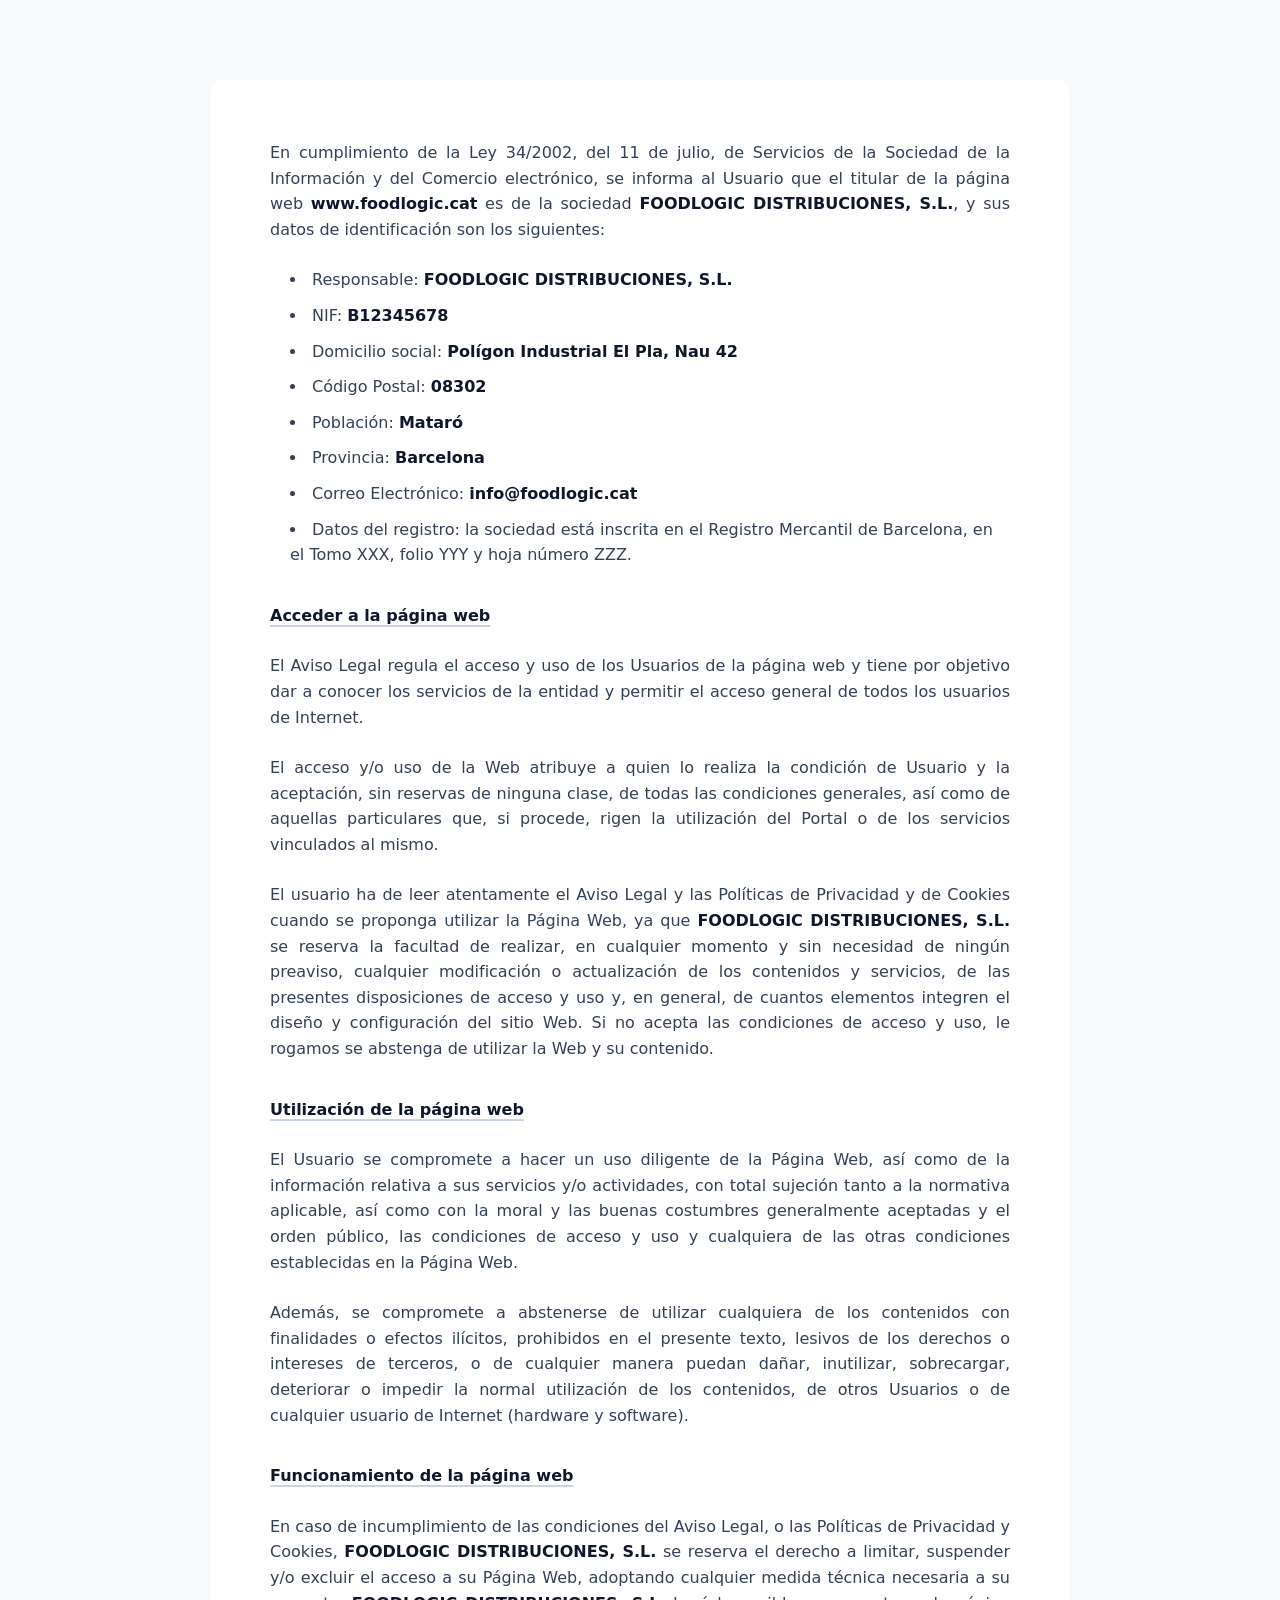
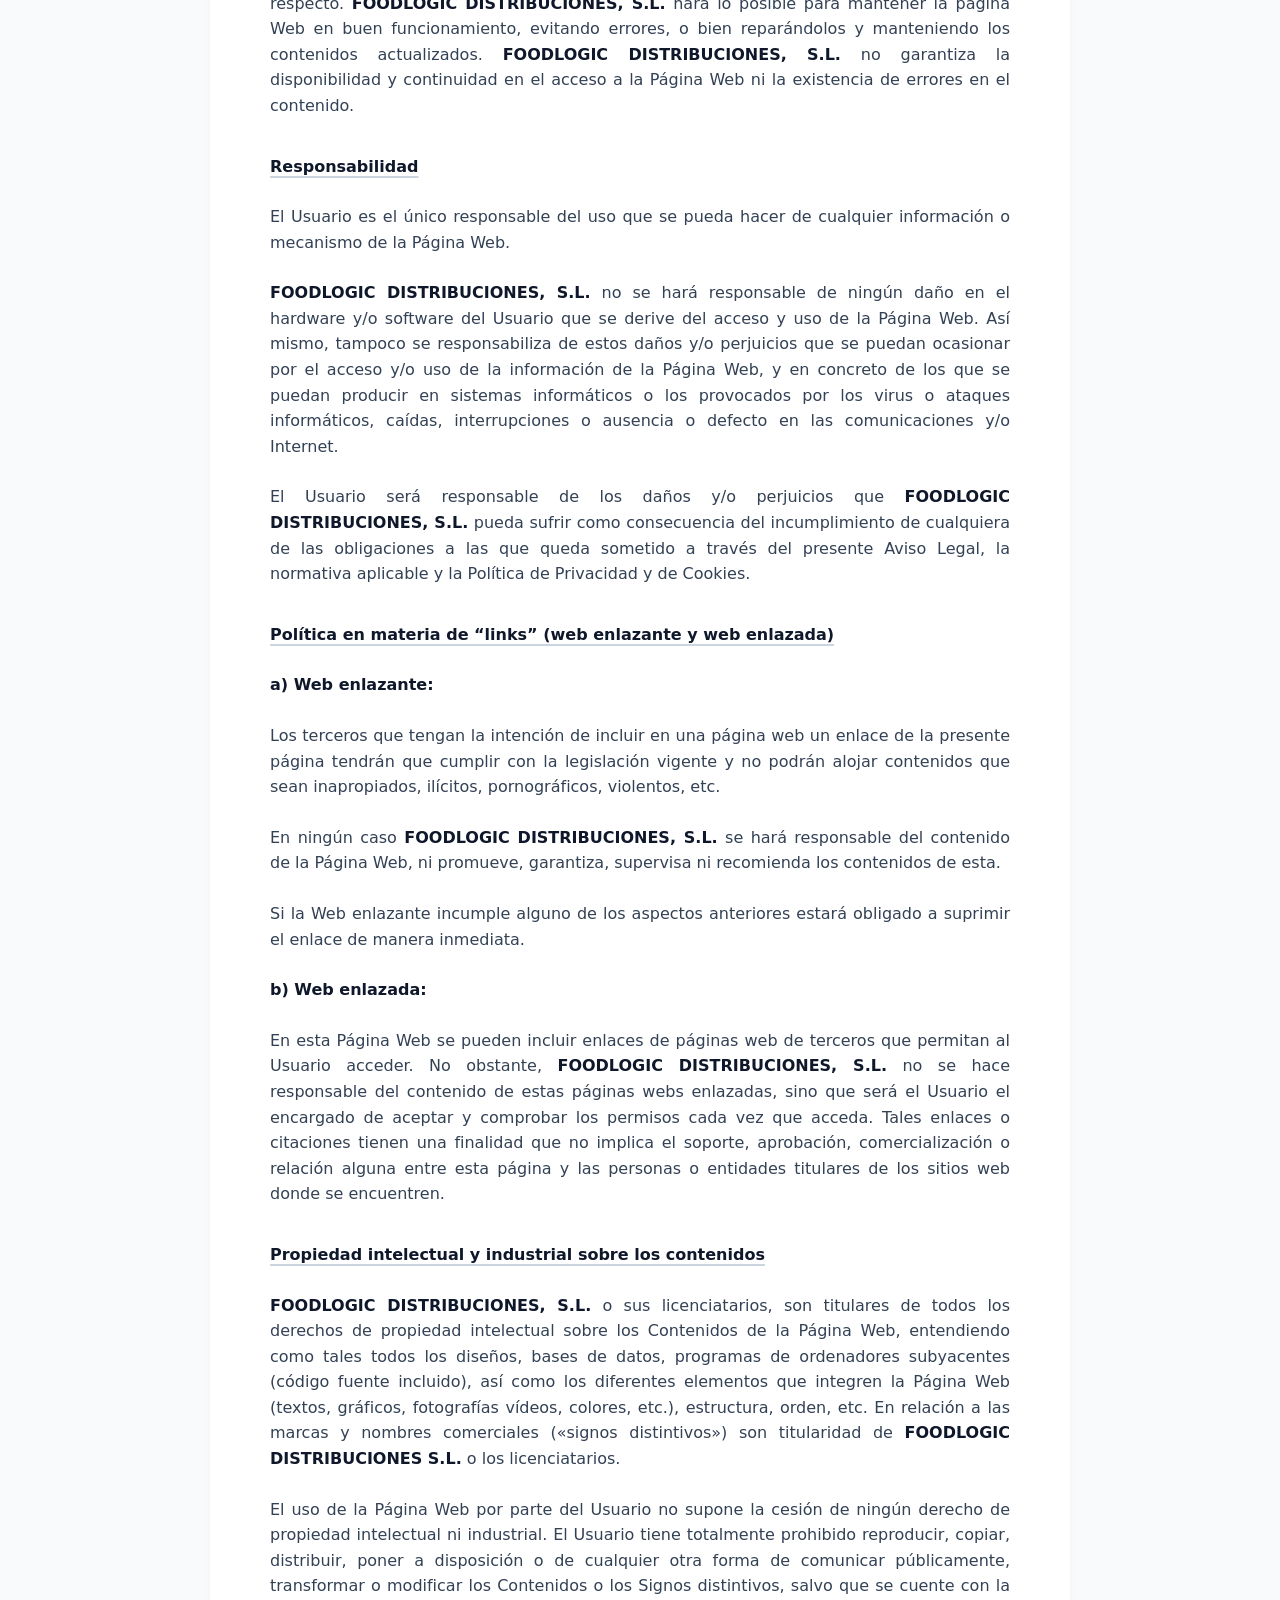
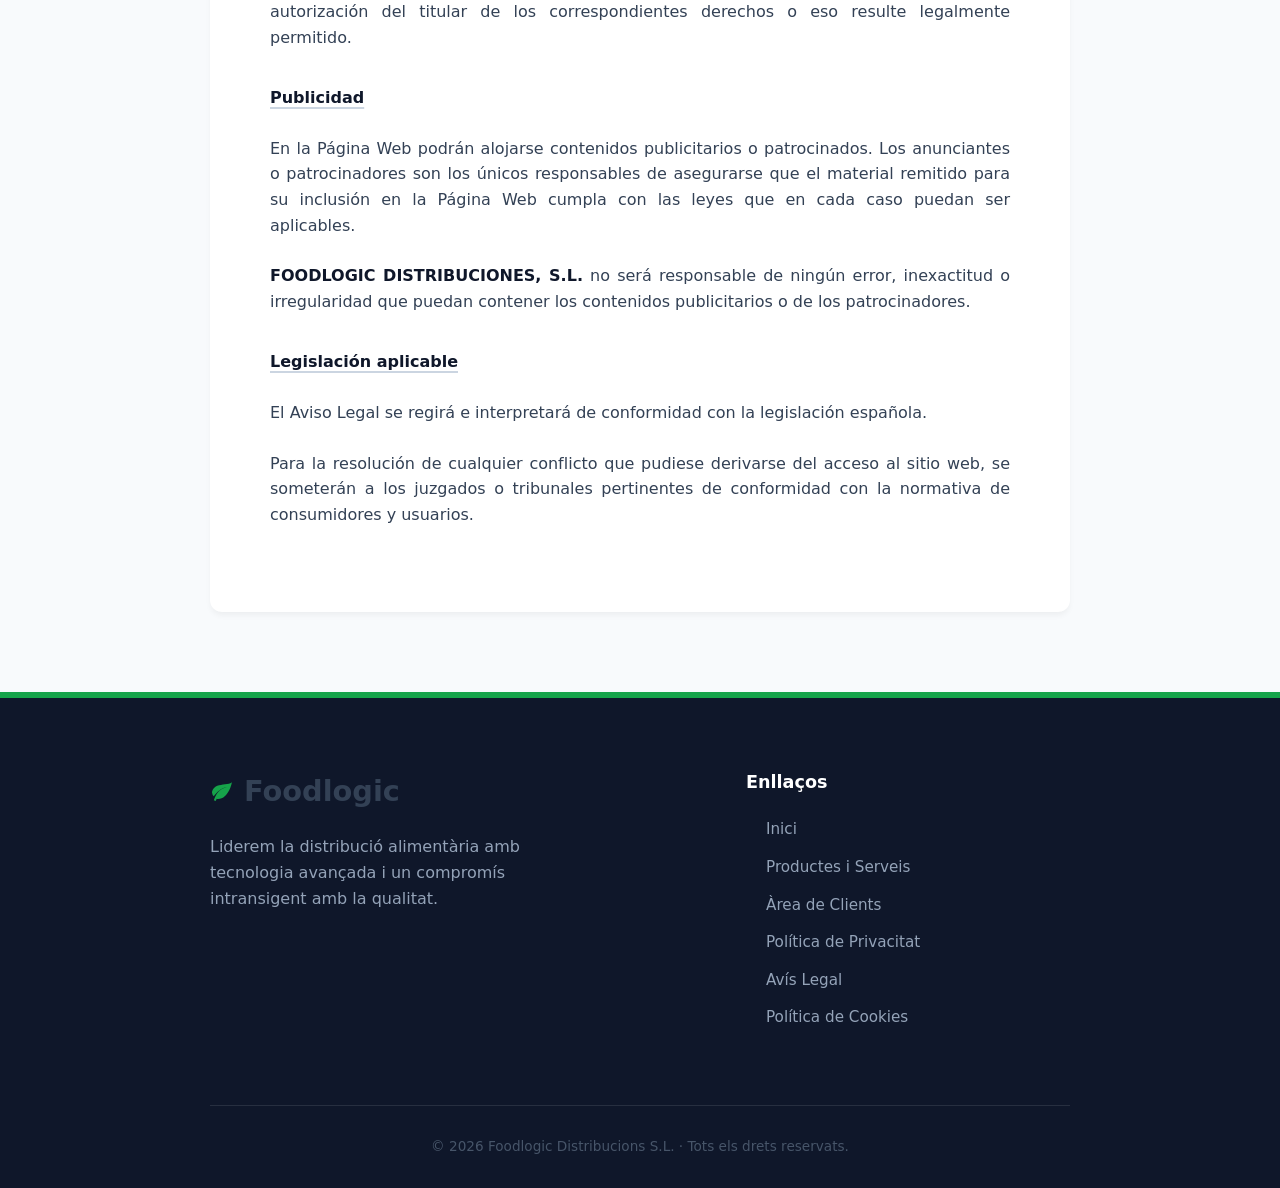
<file: docs/avislegal.html>
<!DOCTYPE html>
<html lang="es">
<head>
  <meta charset="UTF-8">
  <title>Aviso Legal | Foodlogic</title>
  <meta name="viewport" content="width=device-width, initial-scale=1.0">

  <style>
    /* =========================================
       VARIABLES CSS
       ========================================= */
    :root {
      --primary-color: #16a34a;
      --secondary-color: #0f172a; /* Gris molt fosc / Blau fosc */
      --bg-light: #f8fafc;
      --bg-white: #ffffff;
      --text-main: #334155; /* Color del text base (Gris mitjà) */
      --container-width: 900px;
      --border-radius: 12px; 
      --transition: all 0.3s ease;
    }

    * {
      margin: 0;
      padding: 0;
      box-sizing: border-box;
    }

    html {
      scroll-behavior: smooth;
      font-family: 'Segoe UI', system-ui, -apple-system, sans-serif;
      color: var(--text-main);
      line-height: 1.6;
    }

    body {
      background-color: var(--bg-light);
      overflow-x: hidden;
      padding-top: 60px;
    }

    .container {
      max-width: var(--container-width);
      margin: 0 auto;
      padding: 0 20px;
    }

    a {
      text-decoration: none;
      color: inherit;
      transition: var(--transition);
    }

    /* =========================================
       CONTINGUT LEGAL
       ========================================= */
    .legal-content {
      margin-top: 20px;
      margin-bottom: 80px;
      background: var(--bg-white);
      padding: 60px;
      border-radius: var(--border-radius);
      box-shadow: 0 4px 6px -1px rgba(0, 0, 0, 0.05);
    }

    .main-title {
      color: var(--secondary-color);
      font-size: 2rem;
      margin-bottom: 30px;
      text-align: center;
      font-weight: 700;
      text-transform: uppercase;
      letter-spacing: 1px;
    }

    .legal-content p {
      margin-bottom: 25px;
      color: var(--text-main);
      font-size: 1rem;
      font-weight: 400;
      text-align: justify;
    }

    ul {
      list-style-position: inside;
      margin-bottom: 25px;
      padding-left: 20px;
      font-weight: 400;
      color: var(--text-main);
    }

    li {
      margin-bottom: 10px;
      color: var(--text-main);
    }

    /* Classes per marcar elements */
    .destacado {
      color: var(--secondary-color); /* Griss molt fosc */
      font-weight: 600;
    }

    .seccion {
      color: var(--secondary-color);
      font-weight: 600;
      text-decoration: underline;
      text-decoration-thickness: 1.5px;
      text-underline-offset: 4px;
      text-decoration-color: #cbd5e1;
      display: inline-block;
      margin-top: 10px;
    }

    /* =========================================
       FOOTER
       ========================================= */
    footer {
      background-color: var(--secondary-color);
      color: var(--white);
      padding: 70px 0 30px;
      border-top: 6px solid var(--primary-color);
    }

    .footer-grid {
      display: grid;
      grid-template-columns: 1.5fr 1fr;
      gap: 50px;
      margin-bottom: 50px;
    }
    
    .footer-brand h3 {
      color: var(--white);
      font-size: 1.8rem;
      margin-bottom: 20px;
      display: flex;
      align-items: center;
      gap: 10px;
    }
    
    .footer-brand svg {
      width: 24px;
      height: 24px;
      fill: var(--primary-color);
    }
    
    .footer-brand p {
      color: #94a3b8;
      max-width: 350px;
    }
    
    .footer-links h4 {
      color: white;
      margin-bottom: 20px;
      font-size: 1.1rem;
    }

    .footer-links ul {
      list-style: none;
    }
    
    .footer-links li {
      margin-bottom: 12px;
    }
    
    .footer-links a {
      color: #94a3b8;
      font-size: 0.95rem;
    }
    
    .footer-links a:hover {
      color: var(--primary-color);
      padding-left: 5px;
    }

    .footer-bottom {
      text-align: center;
      padding-top: 30px;
      border-top: 1px solid rgba(255,255,255,0.1);
    }

    .footer-bottom p {
      color: #475569;
      font-size: 0.85rem;
      margin: 0;
    }

    /* =========================================
       RESPONSIVE
       ========================================= */
    @media (max-width: 768px) {
      .legal-content {
        margin-top: 10px;
        padding: 30px;
      }
      .footer-grid { grid-template-columns: 1fr; }
    }
  </style>
</head>
<body>

  <!-- ===== CAPÇALERA ELIMINADA ===== -->

  <!-- ===== CONTINGUT PRINCIPAL ===== -->
  <main>
    <div class="container">
      <div class="legal-content">
        <p>En cumplimiento de la Ley 34/2002, del 11 de julio, de Servicios de la Sociedad de la Información y del Comercio electrónico, se informa al Usuario que el titular de la página web <span class="destacado">www.foodlogic.cat</span> es de la sociedad <span class="destacado">FOODLOGIC DISTRIBUCIONES, S.L.</span>, y sus datos de identificación son los siguientes:</p>

        <ul>
          <li>Responsable: <span class="destacado">FOODLOGIC DISTRIBUCIONES, S.L.</span></li>
          <li>NIF: <span class="destacado">B12345678</span></li>
          <li>Domicilio social: <span class="destacado">Polígon Industrial El Pla, Nau 42</span></li>
          <li>Código Postal: <span class="destacado">08302</span></li>
          <li>Población: <span class="destacado">Mataró</span></li>
          <li>Provincia: <span class="destacado">Barcelona</span></li>
          <li>Correo Electrónico: <span class="destacado">info@foodlogic.cat</span></li>
          <li>Datos del registro: la sociedad está inscrita en el Registro Mercantil de Barcelona, en el Tomo XXX, folio YYY y hoja número ZZZ.</li>
        </ul>

        <p><span class="seccion">Acceder a la página web</span></p>
        <p>El Aviso Legal regula el acceso y uso de los Usuarios de la página web y tiene por objetivo dar a conocer los servicios de la entidad y permitir el acceso general de todos los usuarios de Internet.</p>
        <p>El acceso y/o uso de la Web atribuye a quien lo realiza la condición de Usuario y la aceptación, sin reservas de ninguna clase, de todas las condiciones generales, así como de aquellas particulares que, si procede, rigen la utilización del Portal o de los servicios vinculados al mismo.</p>
        <p>El usuario ha de leer atentamente el Aviso Legal y las Políticas de Privacidad y de Cookies cuando se proponga utilizar la Página Web, ya que <span class="destacado">FOODLOGIC DISTRIBUCIONES, S.L.</span> se reserva la facultad de realizar, en cualquier momento y sin necesidad de ningún preaviso, cualquier modificación o actualización de los contenidos y servicios, de las presentes disposiciones de acceso y uso y, en general, de cuantos elementos integren el diseño y configuración del sitio Web. Si no acepta las condiciones de acceso y uso, le rogamos se abstenga de utilizar la Web y su contenido.</p>

        <p><span class="seccion">Utilización de la página web</span></p>
        <p>El Usuario se compromete a hacer un uso diligente de la Página Web, así como de la información relativa a sus servicios y/o actividades, con total sujeción tanto a la normativa aplicable, así como con la moral y las buenas costumbres generalmente aceptadas y el orden público, las condiciones de acceso y uso y cualquiera de las otras condiciones establecidas en la Página Web.</p>
        <p>Además, se compromete a abstenerse de utilizar cualquiera de los contenidos con finalidades o efectos ilícitos, prohibidos en el presente texto, lesivos de los derechos o intereses de terceros, o de cualquier manera puedan dañar, inutilizar, sobrecargar, deteriorar o impedir la normal utilización de los contenidos, de otros Usuarios o de cualquier usuario de Internet (hardware y software).</p>

        <p><span class="seccion">Funcionamiento de la página web</span></p>
        <p>En caso de incumplimiento de las condiciones del Aviso Legal, o las Políticas de Privacidad y Cookies, <span class="destacado">FOODLOGIC DISTRIBUCIONES, S.L.</span> se reserva el derecho a limitar, suspender y/o excluir el acceso a su Página Web, adoptando cualquier medida técnica necesaria a su respecto. <span class="destacado">FOODLOGIC DISTRIBUCIONES, S.L.</span> hará lo posible para mantener la página Web en buen funcionamiento, evitando errores, o bien reparándolos y manteniendo los contenidos actualizados. <span class="destacado">FOODLOGIC DISTRIBUCIONES, S.L.</span> no garantiza la disponibilidad y continuidad en el acceso a la Página Web ni la existencia de errores en el contenido.</p>

        <p><span class="seccion">Responsabilidad</span></p>
        <p>El Usuario es el único responsable del uso que se pueda hacer de cualquier información o mecanismo de la Página Web.</p>
        <p><span class="destacado">FOODLOGIC DISTRIBUCIONES, S.L.</span> no se hará responsable de ningún daño en el hardware y/o software del Usuario que se derive del acceso y uso de la Página Web. Así mismo, tampoco se responsabiliza de estos daños y/o perjuicios que se puedan ocasionar por el acceso y/o uso de la información de la Página Web, y en concreto de los que se puedan producir en sistemas informáticos o los provocados por los virus o ataques informáticos, caídas, interrupciones o ausencia o defecto en las comunicaciones y/o Internet.</p>
        <p>El Usuario será responsable de los daños y/o perjuicios que <span class="destacado">FOODLOGIC DISTRIBUCIONES, S.L.</span> pueda sufrir como consecuencia del incumplimiento de cualquiera de las obligaciones a las que queda sometido a través del presente Aviso Legal, la normativa aplicable y la Política de Privacidad y de Cookies.</p>

        <p><span class="seccion">Política en materia de “links” (web enlazante y web enlazada)</span></p>
        
        <p><span class="destacado">a) Web enlazante:</span></p>
        <p>Los terceros que tengan la intención de incluir en una página web un enlace de la presente página tendrán que cumplir con la legislación vigente y no podrán alojar contenidos que sean inapropiados, ilícitos, pornográficos, violentos, etc.</p>
        <p>En ningún caso <span class="destacado">FOODLOGIC DISTRIBUCIONES, S.L.</span> se hará responsable del contenido de la Página Web, ni promueve, garantiza, supervisa ni recomienda los contenidos de esta.</p>
        <p>Si la Web enlazante incumple alguno de los aspectos anteriores estará obligado a suprimir el enlace de manera inmediata.</p>

        <p><span class="destacado">b) Web enlazada:</span></p>
        <p>En esta Página Web se pueden incluir enlaces de páginas web de terceros que permitan al Usuario acceder. No obstante, <span class="destacado">FOODLOGIC DISTRIBUCIONES, S.L.</span> no se hace responsable del contenido de estas páginas webs enlazadas, sino que será el Usuario el encargado de aceptar y comprobar los permisos cada vez que acceda. Tales enlaces o citaciones tienen una finalidad que no implica el soporte, aprobación, comercialización o relación alguna entre esta página y las personas o entidades titulares de los sitios web donde se encuentren.</p>

        <p><span class="seccion">Propiedad intelectual y industrial sobre los contenidos</span></p>
        <p><span class="destacado">FOODLOGIC DISTRIBUCIONES, S.L.</span> o sus licenciatarios, son titulares de todos los derechos de propiedad intelectual sobre los Contenidos de la Página Web, entendiendo como tales todos los diseños, bases de datos, programas de ordenadores subyacentes (código fuente incluido), así como los diferentes elementos que integren la Página Web (textos, gráficos, fotografías vídeos, colores, etc.), estructura, orden, etc. En relación a las marcas y nombres comerciales («signos distintivos») son titularidad de <span class="destacado">FOODLOGIC DISTRIBUCIONES S.L.</span> o los licenciatarios.</p>
        <p>El uso de la Página Web por parte del Usuario no supone la cesión de ningún derecho de propiedad intelectual ni industrial. El Usuario tiene totalmente prohibido reproducir, copiar, distribuir, poner a disposición o de cualquier otra forma de comunicar públicamente, transformar o modificar los Contenidos o los Signos distintivos, salvo que se cuente con la autorización del titular de los correspondientes derechos o eso resulte legalmente permitido.</p>

        <p><span class="seccion">Publicidad</span></p>
        <p>En la Página Web podrán alojarse contenidos publicitarios o patrocinados. Los anunciantes o patrocinadores son los únicos responsables de asegurarse que el material remitido para su inclusión en la Página Web cumpla con las leyes que en cada caso puedan ser aplicables.</p>
        <p><span class="destacado">FOODLOGIC DISTRIBUCIONES, S.L.</span> no será responsable de ningún error, inexactitud o irregularidad que puedan contener los contenidos publicitarios o de los patrocinadores.</p>

        <p><span class="seccion">Legislación aplicable</span></p>
        <p>El Aviso Legal se regirá e interpretará de conformidad con la legislación española.</p>
        <p>Para la resolución de cualquier conflicto que pudiese derivarse del acceso al sitio web, se someterán a los juzgados o tribunales pertinentes de conformidad con la normativa de consumidores y usuarios.</p>

      </div>
    </div>
  </main>

  <!-- ===== PIE DE PÁGINA ===== -->
    <!-- ===== PIE DE PÁGINA ===== -->
    <!-- ===== PIE DE PÁGINA ===== -->
  <footer>
    <div class="container">
      <div class="footer-grid">
        <div class="footer-brand">
          <h3>
            <svg viewBox="0 0 24 24">
              <path d="M17,8C8,10,5.9,16.17,3.82,21.34L5.71,22l1-2.3A4.49,4.49,0,0,0,8,20C19,20,22,3,22,3,21,5,14,5.25,9,6.25S2,11.5,2,13.5a6.22,6.22,0,0,0,1.75,3.75C7,13,11,9,17,8Z"></path>
            </svg>
            Foodlogic
          </h3>
          <p>Liderem la distribució alimentària amb tecnologia avançada i un compromís intransigent amb la qualitat.</p>
        </div>
        <div class="footer-links">
          <h4>Enllaços</h4>
          <ul>
            <li><a href="index.html">Inici</a></li>
            <li><a href="index.html#serveis">Productes i Serveis</a></li>
            <li><a href="index.html#contacte">Àrea de Clients</a></li>
            <li><a href="privacitat.html">Política de Privacitat</a></li>
            <li><a href="avislegal.html">Avís Legal</a></li>
            <li><a href="cookies.html">Política de Cookies</a></li>
          </ul>
        </div>
      </div>
      <div class="footer-bottom">
        <p>© 2026 Foodlogic Distribucions S.L. · Tots els drets reservats.</p>
      </div>
    </div>
  </footer>

</body>
</html>
</file>
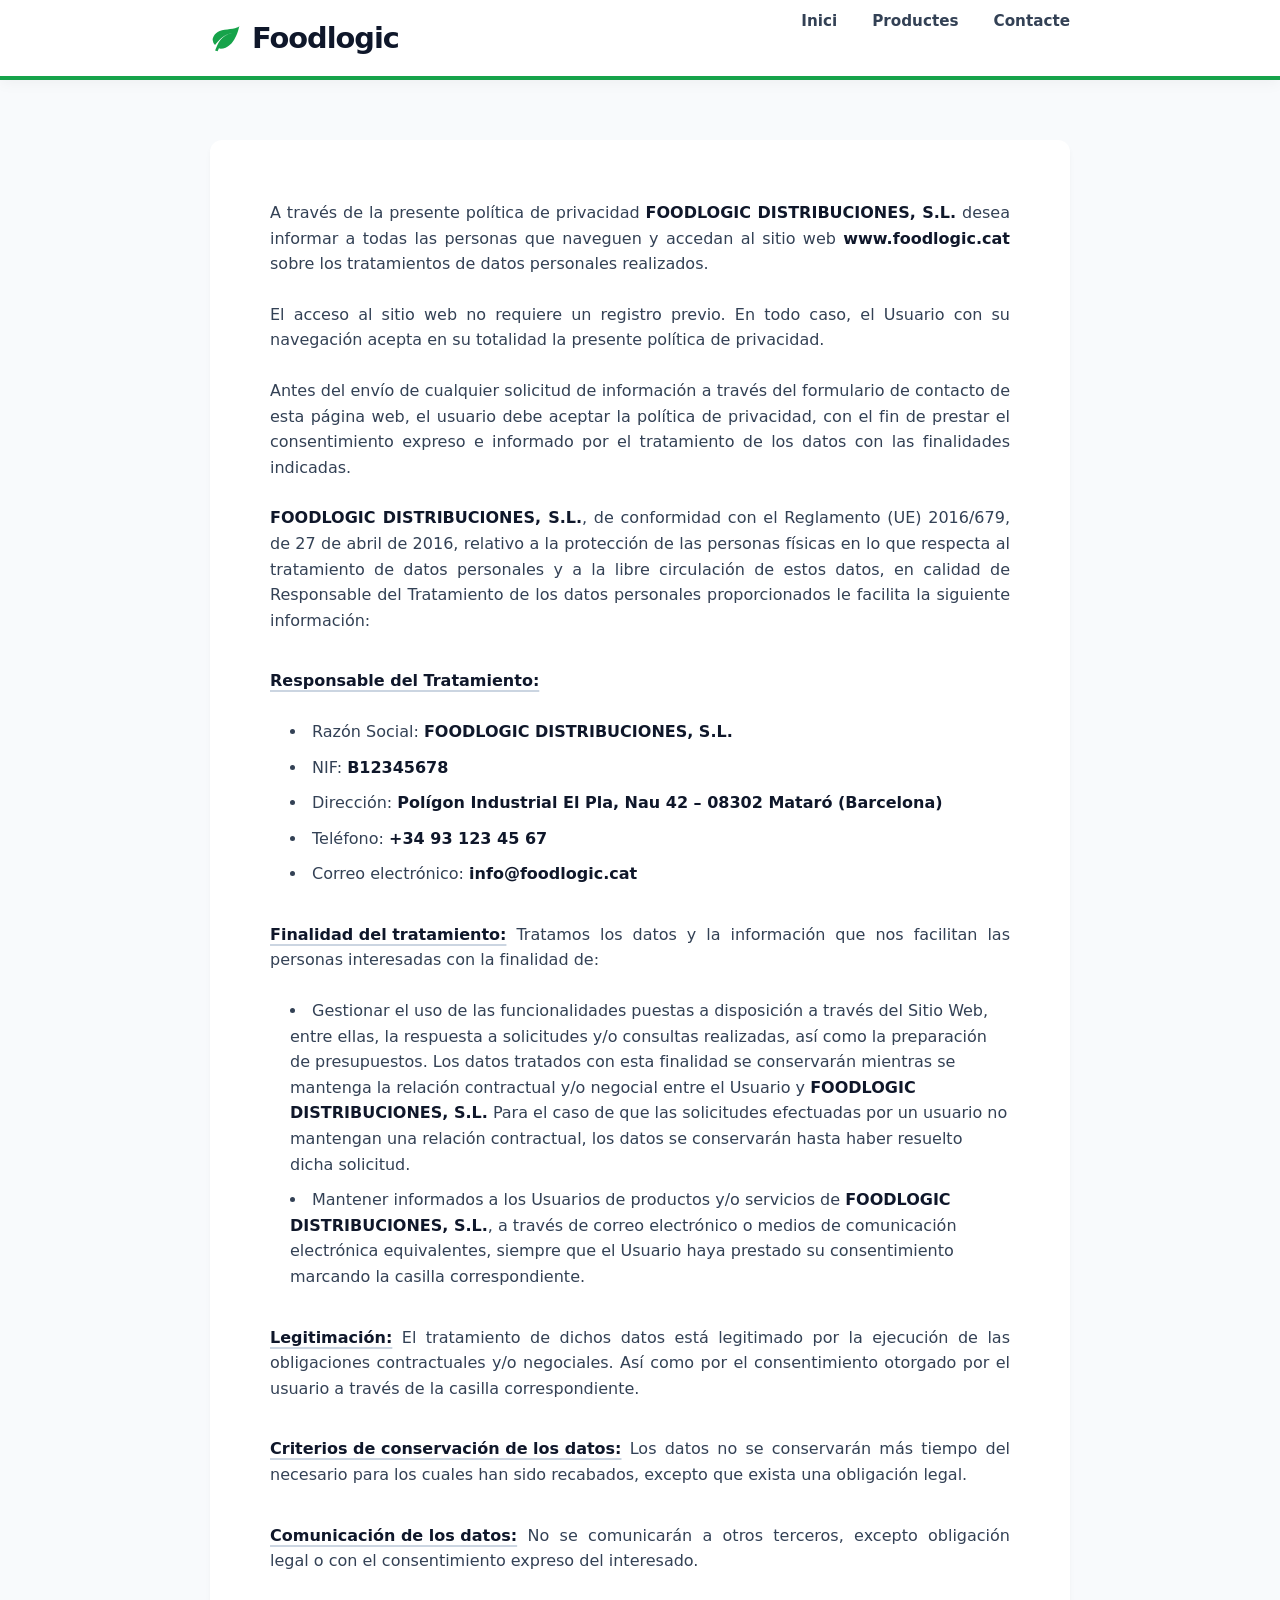
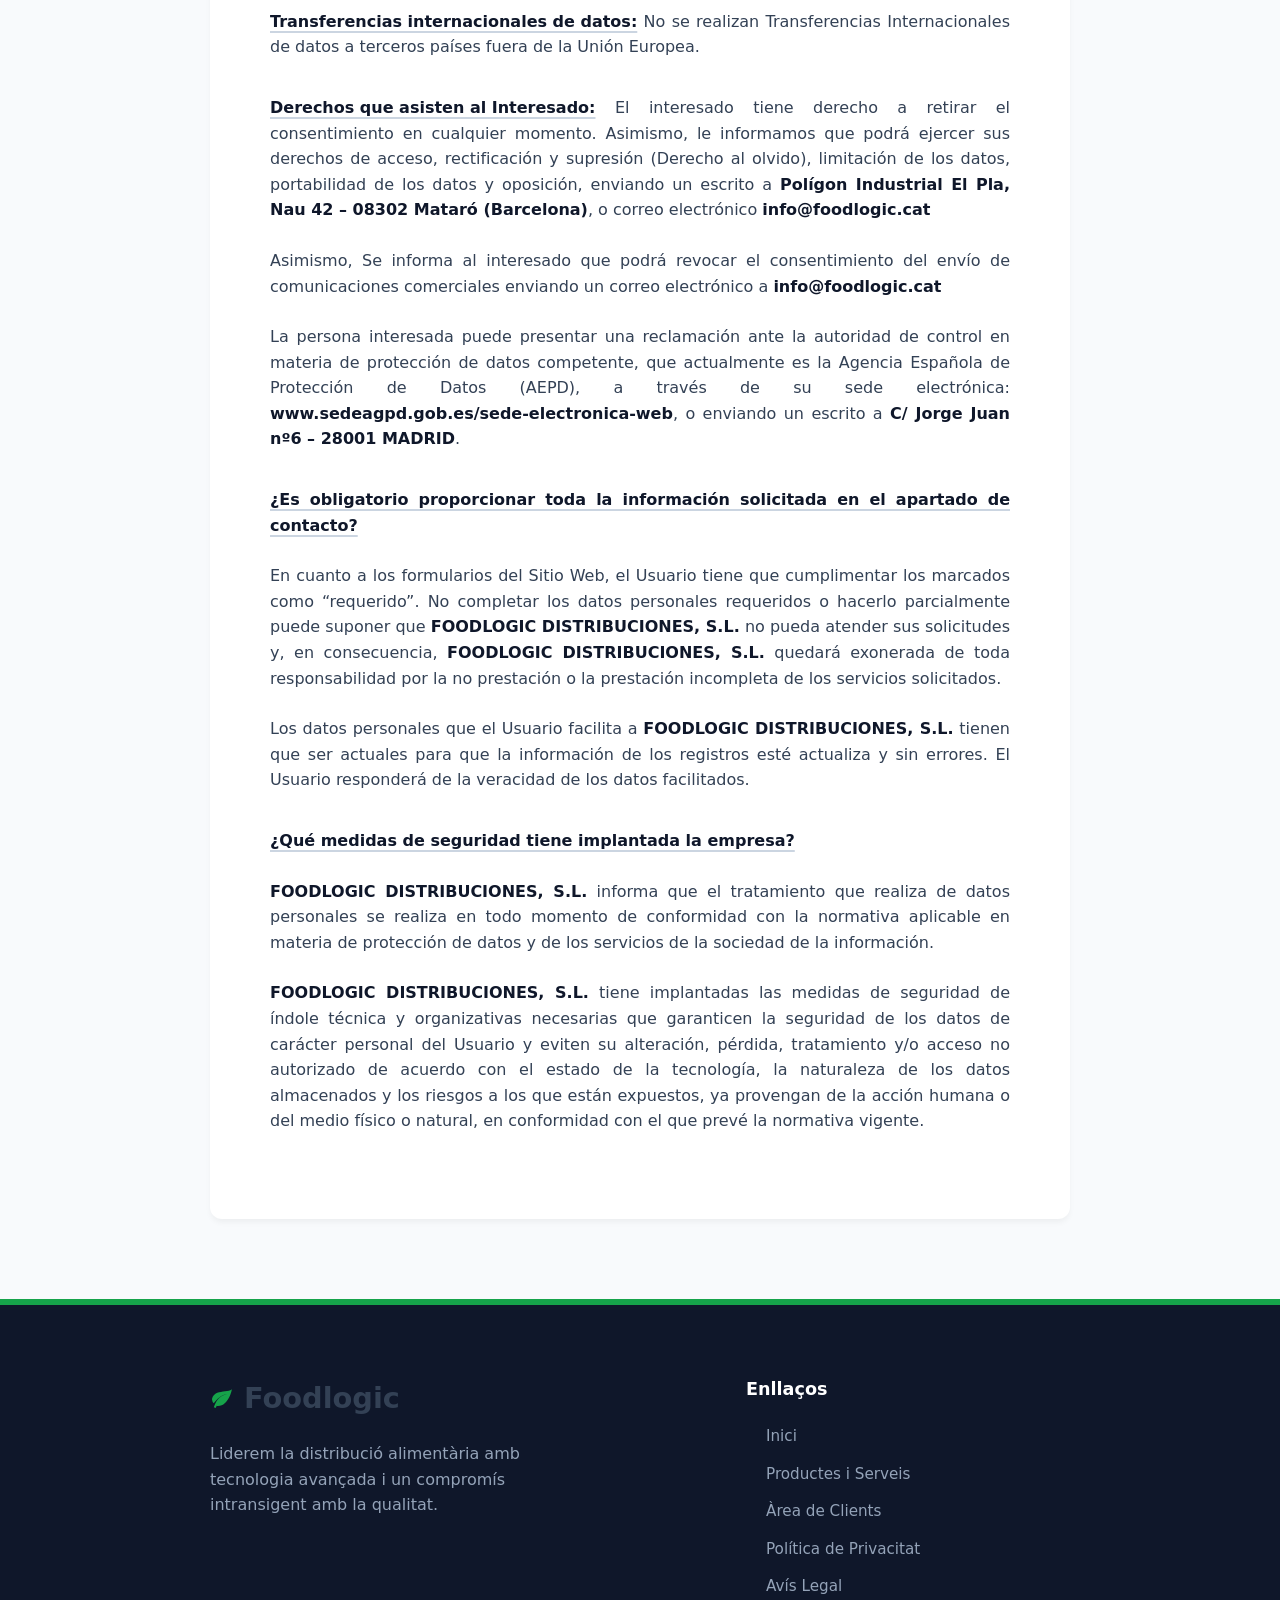
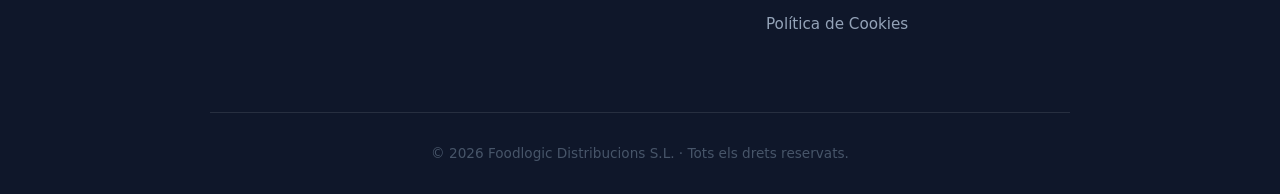
<file: docs/privacitat.html>
<!DOCTYPE html>
<html lang="es">
<head>
  <meta charset="UTF-8">
  <title>Política de Privacidad | Foodlogic</title>
  <meta name="viewport" content="width=device-width, initial-scale=1.0">

  <style>
    /* =========================================
       VARIABLES CSS
       ========================================= */
    :root {
      --primary-color: #16a34a;
      --secondary-color: #0f172a; /* Gris molt fosc / Blau fosc */
      --bg-light: #f8fafc;
      --bg-white: #ffffff;
      --text-main: #334155; /* Color del text base (Gris mitjà) */
      --container-width: 900px;
      --header-height: 80px;
      --border-radius: 12px; 
      --transition: all 0.3s ease;
    }

    * {
      margin: 0;
      padding: 0;
      box-sizing: border-box;
    }

    html {
      scroll-behavior: smooth;
      font-family: 'Segoe UI', system-ui, -apple-system, sans-serif;
      color: var(--text-main);
      line-height: 1.6;
    }

    body {
      background-color: var(--bg-light);
      overflow-x: hidden;
    }

    .container {
      max-width: var(--container-width);
      margin: 0 auto;
      padding: 0 20px;
    }

    a {
      text-decoration: none;
      color: inherit;
      transition: var(--transition);
    }

    /* =========================================
       HEADER & NAV
       ========================================= */
    header {
      height: var(--header-height);
      background-color: rgba(255, 255, 255, 0.98);
      position: fixed;
      top: 0;
      width: 100%;
      z-index: 1000;
      box-shadow: 0 2px 15px rgba(0,0,0,0.05);
      display: flex;
      align-items: center;
      border-bottom: 4px solid var(--primary-color);
    }

    .nav {
      display: flex;
      justify-content: space-between;
      align-items: center;
      width: 100%;
    }

    .logo {
      font-size: 1.8rem;
      font-weight: 800;
      color: var(--secondary-color);
      letter-spacing: -1px;
      display: flex;
      align-items: center;
      gap: 10px;
    }

    .logo svg {
      width: 32px;
      height: 32px;
      fill: var(--primary-color);
    }

    .hamburger {
      display: none;
      cursor: pointer;
      flex-direction: column;
      gap: 5px;
    }

    .bar {
      width: 25px;
      height: 3px;
      background-color: var(--secondary-color);
      transition: var(--transition);
    }

    .nav-links {
      display: flex;
      list-style: none;
      gap: 35px;
    }

    .nav-links a {
      font-weight: 600;
      color: var(--text-main);
      font-size: 0.95rem;
    }

    .nav-links a:hover {
      color: var(--primary-color);
    }

    /* =========================================
       CONTINGUT LEGAL (ESTILS NOUS)
       ========================================= */
    .legal-content {
      margin-top: 140px;
      margin-bottom: 80px;
      background: var(--bg-white);
      padding: 60px;
      border-radius: var(--border-radius);
      box-shadow: 0 4px 6px -1px rgba(0, 0, 0, 0.05);
    }

    .legal-content p {
      margin-bottom: 25px;
      color: var(--text-main); /* Gris mitjà normal */
      font-size: 1rem;
      font-weight: 400;
      text-align: justify;
    }

    ul {
      list-style-position: inside;
      margin-bottom: 25px;
      padding-left: 20px;
      font-weight: 400;
      color: var(--text-main);
    }

    li {
      margin-bottom: 10px;
      color: var(--text-main);
    }

    /* Classes per marcar elements */
    
    /* Per a noms, links i dades importants: Gris més fosc */
    .destacado {
      color: var(--secondary-color); /* #0f172a (Griss molt fosc) */
      font-weight: 600;
    }

    /* Per a etiquetes de secció: Gris més fosc i Subratllat */
    .seccion {
      color: var(--secondary-color);
      font-weight: 600;
      text-decoration: underline;
      text-decoration-thickness: 1.5px;
      text-underline-offset: 4px;
      text-decoration-color: #cbd5e1; /* Color del subratllat (gris clar elegant) */
      display: inline-block;
      margin-top: 10px;
    }

    /* =========================================
       FOOTER
       ========================================= */
    footer {
      background-color: var(--secondary-color);
      color: var(--white);
      padding: 70px 0 30px;
      border-top: 6px solid var(--primary-color);
    }

    .footer-grid {
      display: grid;
      grid-template-columns: 1.5fr 1fr;
      gap: 50px;
      margin-bottom: 50px;
    }
    
    .footer-brand h3 {
      color: var(--white);
      font-size: 1.8rem;
      margin-bottom: 20px;
      display: flex;
      align-items: center;
      gap: 10px;
    }
    
    .footer-brand svg {
      width: 24px;
      height: 24px;
      fill: var(--primary-color);
    }
    
    .footer-brand p {
      color: #94a3b8;
      max-width: 350px;
    }
    
    .footer-links h4 {
      color: white;
      margin-bottom: 20px;
      font-size: 1.1rem;
    }

    .footer-links ul {
      list-style: none;
    }
    
    .footer-links li {
      margin-bottom: 12px;
    }
    
    .footer-links a {
      color: #94a3b8;
      font-size: 0.95rem;
    }
    
    .footer-links a:hover {
      color: var(--primary-color);
      padding-left: 5px;
    }

    .footer-bottom {
      text-align: center;
      padding-top: 30px;
      border-top: 1px solid rgba(255,255,255,0.1);
    }

    .footer-bottom p {
      color: #475569;
      font-size: 0.85rem;
      margin: 0;
    }

    /* =========================================
       RESPONSIVE
       ========================================= */
    @media (max-width: 768px) {
      .legal-content {
        margin-top: 100px;
        padding: 30px;
      }
      
      .hamburger { display: flex; z-index: 1001; }

      .nav-links {
        position: fixed;
        top: 0;
        right: -100%;
        height: 100vh;
        width: 80%;
        background-color: var(--white);
        flex-direction: column;
        justify-content: center;
        align-items: center;
        box-shadow: -5px 0 15px rgba(0,0,0,0.1);
        transition: 0.4s ease-in-out;
      }

      .nav-links.active { right: 0; }
      .footer-grid { grid-template-columns: 1fr; }
    }
  </style>
</head>
<body>

  <!-- ===== CABECERA ===== -->
  <header>
    <div class="container nav">
      <a href="index.html" class="logo">
        <svg viewBox="0 0 24 24">
          <path d="M17,8C8,10,5.9,16.17,3.82,21.34L5.71,22l1-2.3A4.49,4.49,0,0,0,8,20C19,20,22,3,22,3,21,5,14,5.25,9,6.25S2,11.5,2,13.5a6.22,6.22,0,0,0,1.75,3.75C7,13,11,9,17,8Z"></path>
        </svg>
        Foodlogic
      </a>
      
      <div class="hamburger" id="hamburger">
        <div class="bar"></div>
        <div class="bar"></div>
        <div class="bar"></div>
      </div>

      <ul class="nav-links" id="nav-links">
        <li><a href="index.html">Inici</a></li>
        <li><a href="index.html#serveis">Productes</a></li>
        <li><a href="index.html#contacte">Contacte</a></li>
      </ul>
    </div>
  </header>

  <!-- ===== CONTINGUT PRINCIPAL ===== -->
  <main>
    <div class="container">
      <div class="legal-content">
        
        <p>A través de la presente política de privacidad <span class="destacado">FOODLOGIC DISTRIBUCIONES, S.L.</span> desea informar a todas las personas que naveguen y accedan al sitio web <span class="destacado">www.foodlogic.cat</span> sobre los tratamientos de datos personales realizados.</p>

        <p>El acceso al sitio web no requiere un registro previo. En todo caso, el Usuario con su navegación acepta en su totalidad la presente política de privacidad.</p>

        <p>Antes del envío de cualquier solicitud de información a través del formulario de contacto de esta página web, el usuario debe aceptar la política de privacidad, con el fin de prestar el consentimiento expreso e informado por el tratamiento de los datos con las finalidades indicadas.</p>

        <p><span class="destacado">FOODLOGIC DISTRIBUCIONES, S.L.</span>, de conformidad con el Reglamento (UE) 2016/679, de 27 de abril de 2016, relativo a la protección de las personas físicas en lo que respecta al tratamiento de datos personales y a la libre circulación de estos datos, en calidad de Responsable del Tratamiento de los datos personales proporcionados le facilita la siguiente información:</p>

        <p><span class="seccion">Responsable del Tratamiento:</span></p>
        <ul>
          <li>Razón Social: <span class="destacado">FOODLOGIC DISTRIBUCIONES, S.L.</span></li>
          <li>NIF: <span class="destacado">B12345678</span></li>
          <li>Dirección: <span class="destacado">Polígon Industrial El Pla, Nau 42 – 08302 Mataró (Barcelona)</span></li>
          <li>Teléfono: <span class="destacado">+34 93 123 45 67</span></li>
          <li>Correo electrónico: <span class="destacado">info@foodlogic.cat</span></li>
        </ul>

        <p><span class="seccion">Finalidad del tratamiento:</span> Tratamos los datos y la información que nos facilitan las personas interesadas con la finalidad de:</p>
        <ul>
          <li>Gestionar el uso de las funcionalidades puestas a disposición a través del Sitio Web, entre ellas, la respuesta a solicitudes y/o consultas realizadas, así como la preparación de presupuestos. Los datos tratados con esta finalidad se conservarán mientras se mantenga la relación contractual y/o negocial entre el Usuario y <span class="destacado">FOODLOGIC DISTRIBUCIONES, S.L.</span> Para el caso de que las solicitudes efectuadas por un usuario no mantengan una relación contractual, los datos se conservarán hasta haber resuelto dicha solicitud.</li>
          <li>Mantener informados a los Usuarios de productos y/o servicios de <span class="destacado">FOODLOGIC DISTRIBUCIONES, S.L.</span>, a través de correo electrónico o medios de comunicación electrónica equivalentes, siempre que el Usuario haya prestado su consentimiento marcando la casilla correspondiente.</li>
        </ul>

        <p><span class="seccion">Legitimación:</span> El tratamiento de dichos datos está legitimado por la ejecución de las obligaciones contractuales y/o negociales. Así como por el consentimiento otorgado por el usuario a través de la casilla correspondiente.</p>

        <p><span class="seccion">Criterios de conservación de los datos:</span> Los datos no se conservarán más tiempo del necesario para los cuales han sido recabados, excepto que exista una obligación legal.</p>

        <p><span class="seccion">Comunicación de los datos:</span> No se comunicarán a otros terceros, excepto obligación legal o con el consentimiento expreso del interesado.</p>

        <p><span class="seccion">Transferencias internacionales de datos:</span> No se realizan Transferencias Internacionales de datos a terceros países fuera de la Unión Europea.</p>

        <p><span class="seccion">Derechos que asisten al Interesado:</span> El interesado tiene derecho a retirar el consentimiento en cualquier momento. Asimismo, le informamos que podrá ejercer sus derechos de acceso, rectificación y supresión (Derecho al olvido), limitación de los datos, portabilidad de los datos y oposición, enviando un escrito a <span class="destacado">Polígon Industrial El Pla, Nau 42 – 08302 Mataró (Barcelona)</span>, o correo electrónico <span class="destacado">info@foodlogic.cat</span></p>

        <p>Asimismo, Se informa al interesado que podrá revocar el consentimiento del envío de comunicaciones comerciales enviando un correo electrónico a <span class="destacado">info@foodlogic.cat</span></p>

        <p>La persona interesada puede presentar una reclamación ante la autoridad de control en materia de protección de datos competente, que actualmente es la Agencia Española de Protección de Datos (AEPD), a través de su sede electrónica: <span class="destacado">www.sedeagpd.gob.es/sede-electronica-web</span>, o enviando un escrito a <span class="destacado">C/ Jorge Juan nº6 – 28001 MADRID</span>.</p>

        <p><span class="seccion">¿Es obligatorio proporcionar toda la información solicitada en el apartado de contacto?</span></p>
        <p>En cuanto a los formularios del Sitio Web, el Usuario tiene que cumplimentar los marcados como “requerido”. No completar los datos personales requeridos o hacerlo parcialmente puede suponer que <span class="destacado">FOODLOGIC DISTRIBUCIONES, S.L.</span> no pueda atender sus solicitudes y, en consecuencia, <span class="destacado">FOODLOGIC DISTRIBUCIONES, S.L.</span> quedará exonerada de toda responsabilidad por la no prestación o la prestación incompleta de los servicios solicitados.</p>
        <p>Los datos personales que el Usuario facilita a <span class="destacado">FOODLOGIC DISTRIBUCIONES, S.L.</span> tienen que ser actuales para que la información de los registros esté actualiza y sin errores. El Usuario responderá de la veracidad de los datos facilitados.</p>

        <p><span class="seccion">¿Qué medidas de seguridad tiene implantada la empresa?</span></p>
        <p><span class="destacado">FOODLOGIC DISTRIBUCIONES, S.L.</span> informa que el tratamiento que realiza de datos personales se realiza en todo momento de conformidad con la normativa aplicable en materia de protección de datos y de los servicios de la sociedad de la información.</p>
        <p><span class="destacado">FOODLOGIC DISTRIBUCIONES, S.L.</span> tiene implantadas las medidas de seguridad de índole técnica y organizativas necesarias que garanticen la seguridad de los datos de carácter personal del Usuario y eviten su alteración, pérdida, tratamiento y/o acceso no autorizado de acuerdo con el estado de la tecnología, la naturaleza de los datos almacenados y los riesgos a los que están expuestos, ya provengan de la acción humana o del medio físico o natural, en conformidad con el que prevé la normativa vigente.</p>

      </div>
    </div>
  </main>

  <!-- ===== PIE DE PÁGINA ===== -->
    <!-- ===== PIE DE PÁGINA ===== -->
   <!-- ===== PIE DE PÁGINA ===== -->
  <footer>
    <div class="container">
      <div class="footer-grid">
        <div class="footer-brand">
          <h3>
            <svg viewBox="0 0 24 24">
              <path d="M17,8C8,10,5.9,16.17,3.82,21.34L5.71,22l1-2.3A4.49,4.49,0,0,0,8,20C19,20,22,3,22,3,21,5,14,5.25,9,6.25S2,11.5,2,13.5a6.22,6.22,0,0,0,1.75,3.75C7,13,11,9,17,8Z"></path>
            </svg>
            Foodlogic
          </h3>
          <p>Liderem la distribució alimentària amb tecnologia avançada i un compromís intransigent amb la qualitat.</p>
        </div>
        <div class="footer-links">
          <h4>Enllaços</h4>
          <ul>
            <li><a href="index.html">Inici</a></li>
            <li><a href="index.html#serveis">Productes i Serveis</a></li>
            <li><a href="index.html#contacte">Àrea de Clients</a></li>
            <li><a href="privacitat.html">Política de Privacitat</a></li>
            <li><a href="avislegal.html">Avís Legal</a></li>
            <li><a href="cookies.html">Política de Cookies</a></li>
          </ul>
        </div>
      </div>
      <div class="footer-bottom">
        <p>© 2026 Foodlogic Distribucions S.L. · Tots els drets reservats.</p>
      </div>
    </div>
  </footer>

</body>
</html>
</file>
